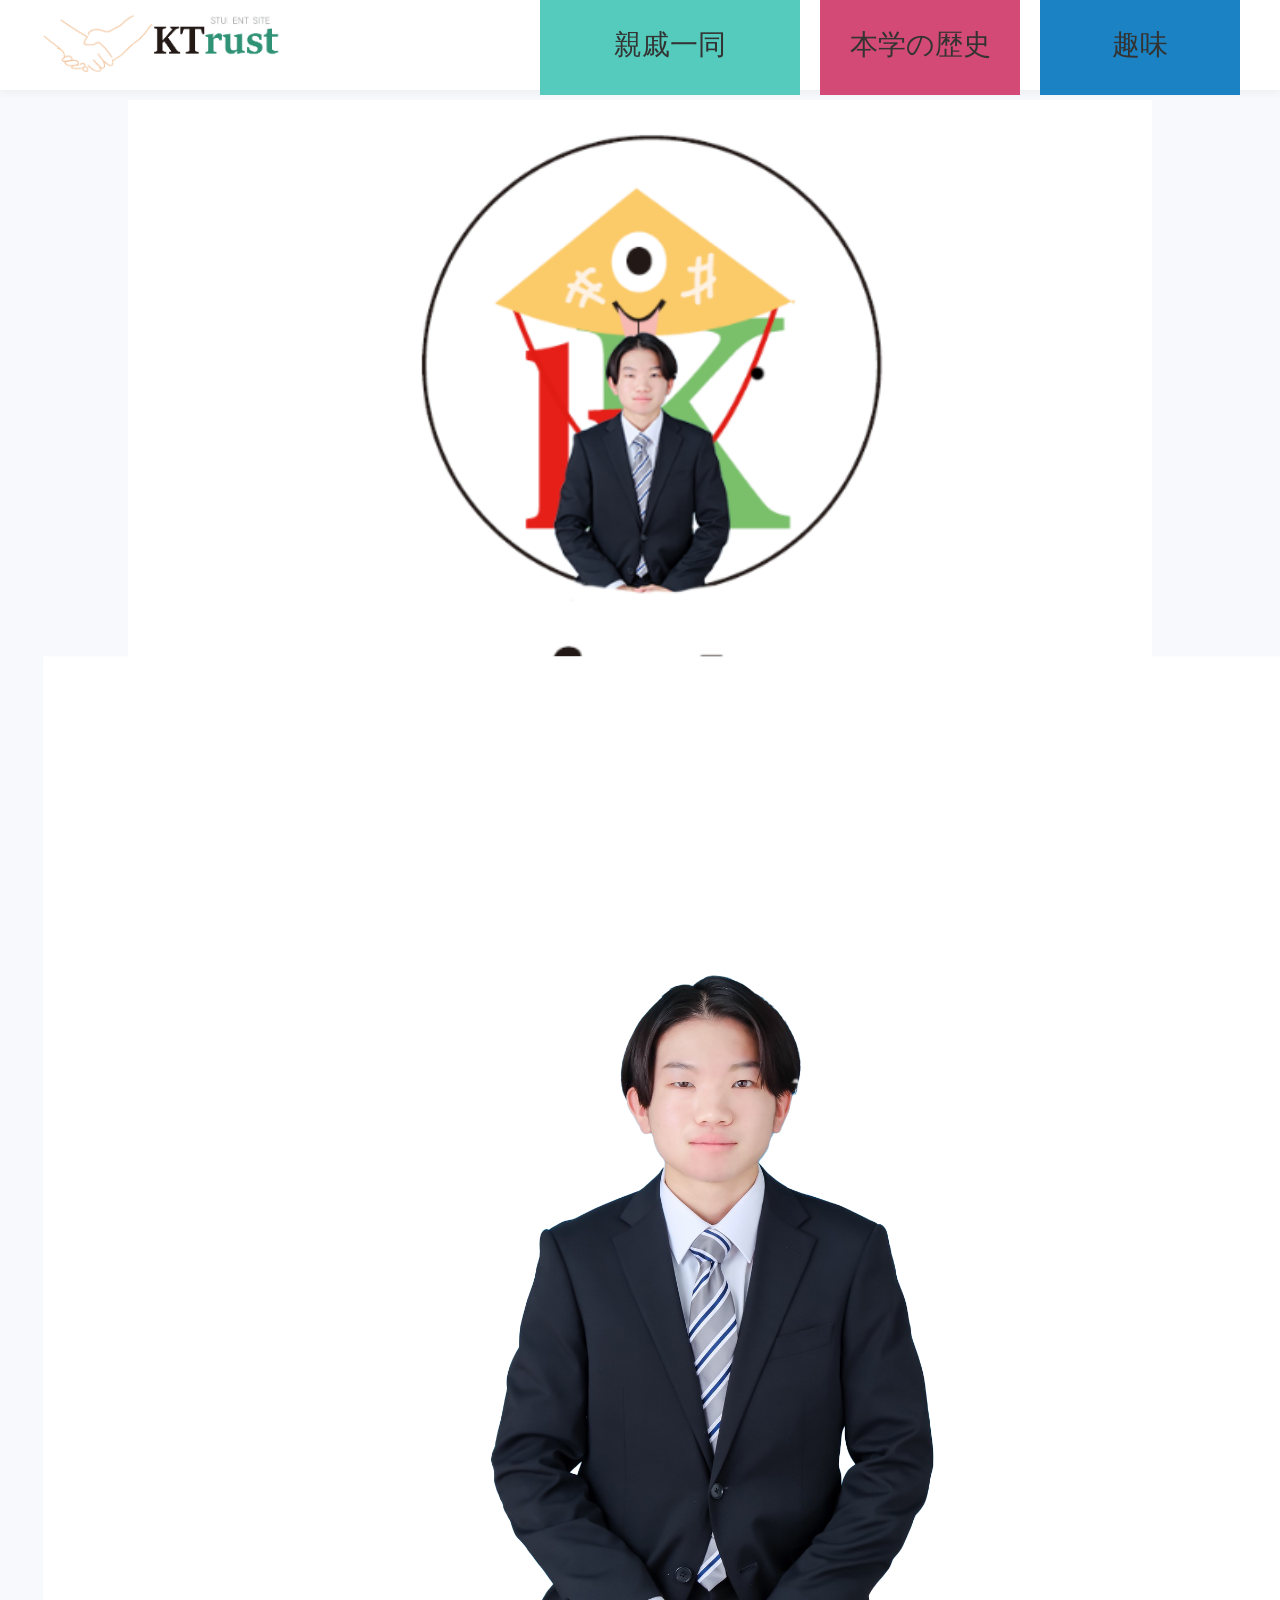
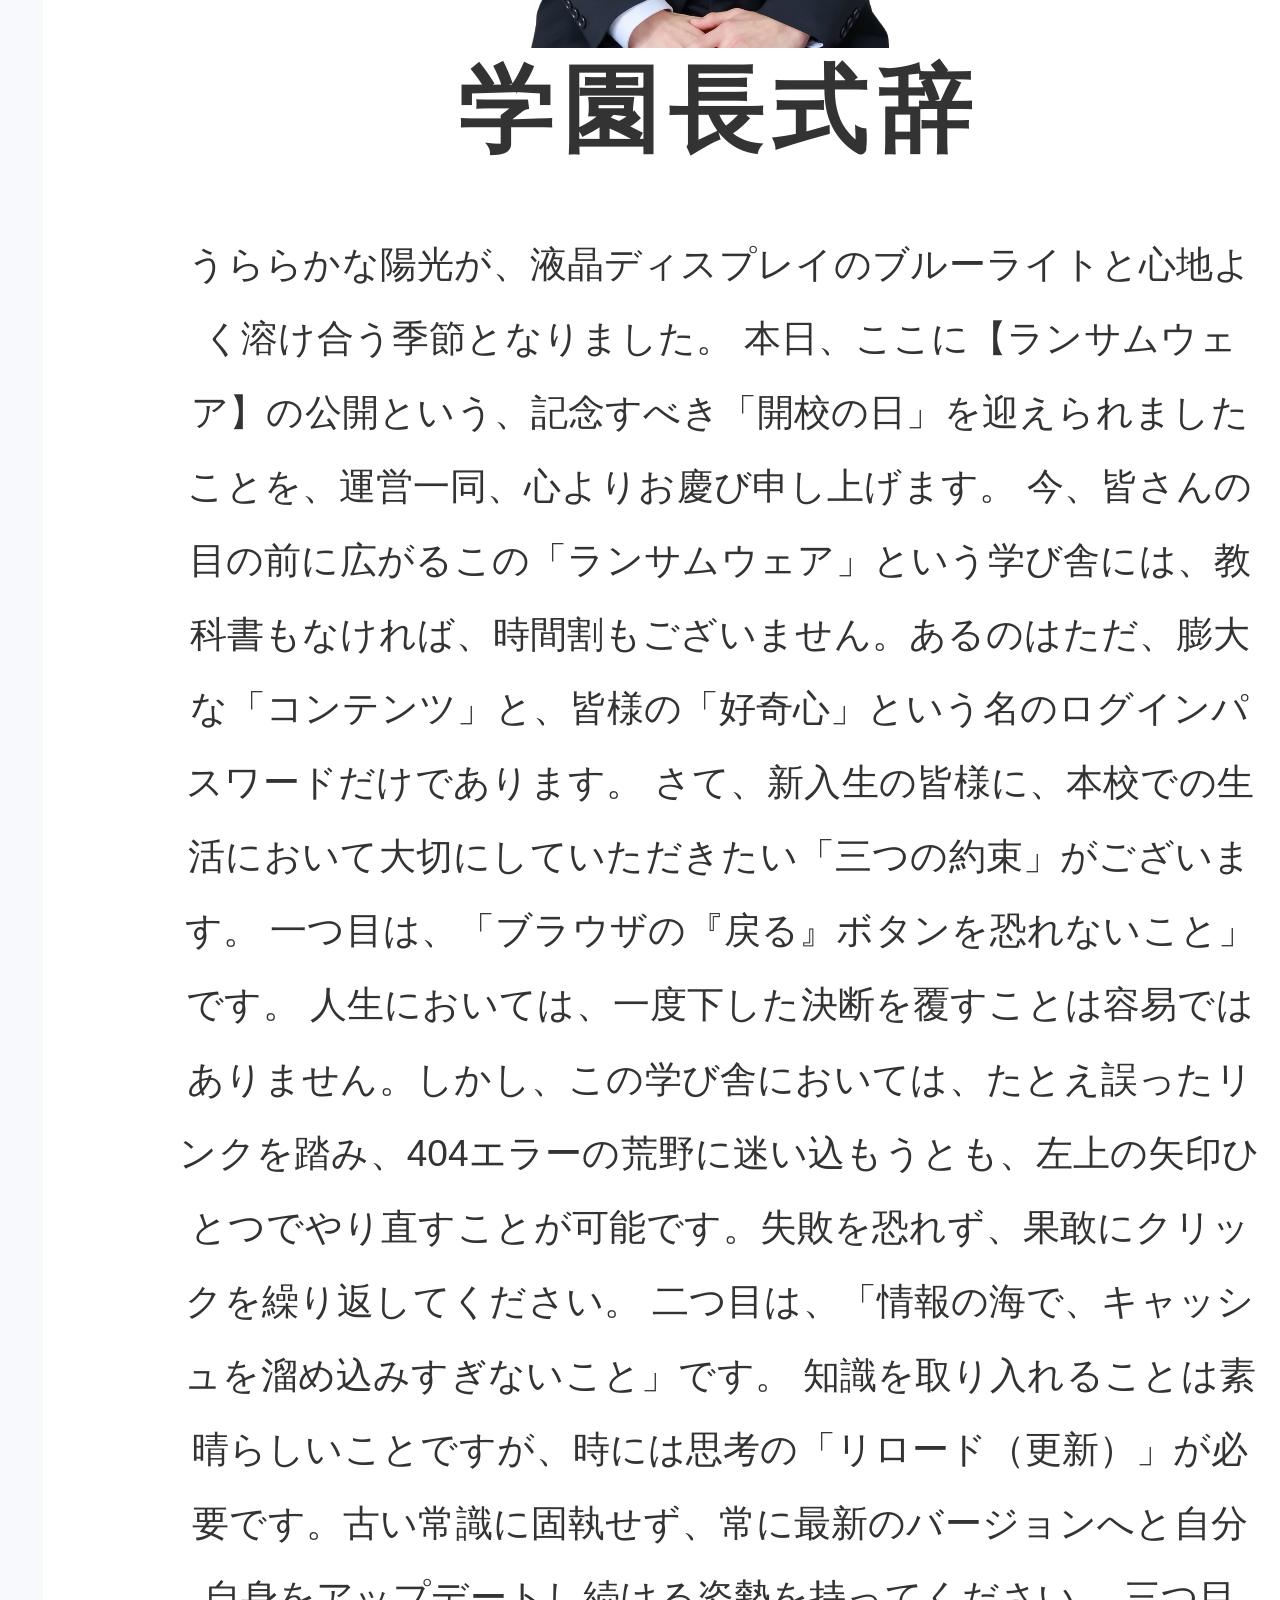
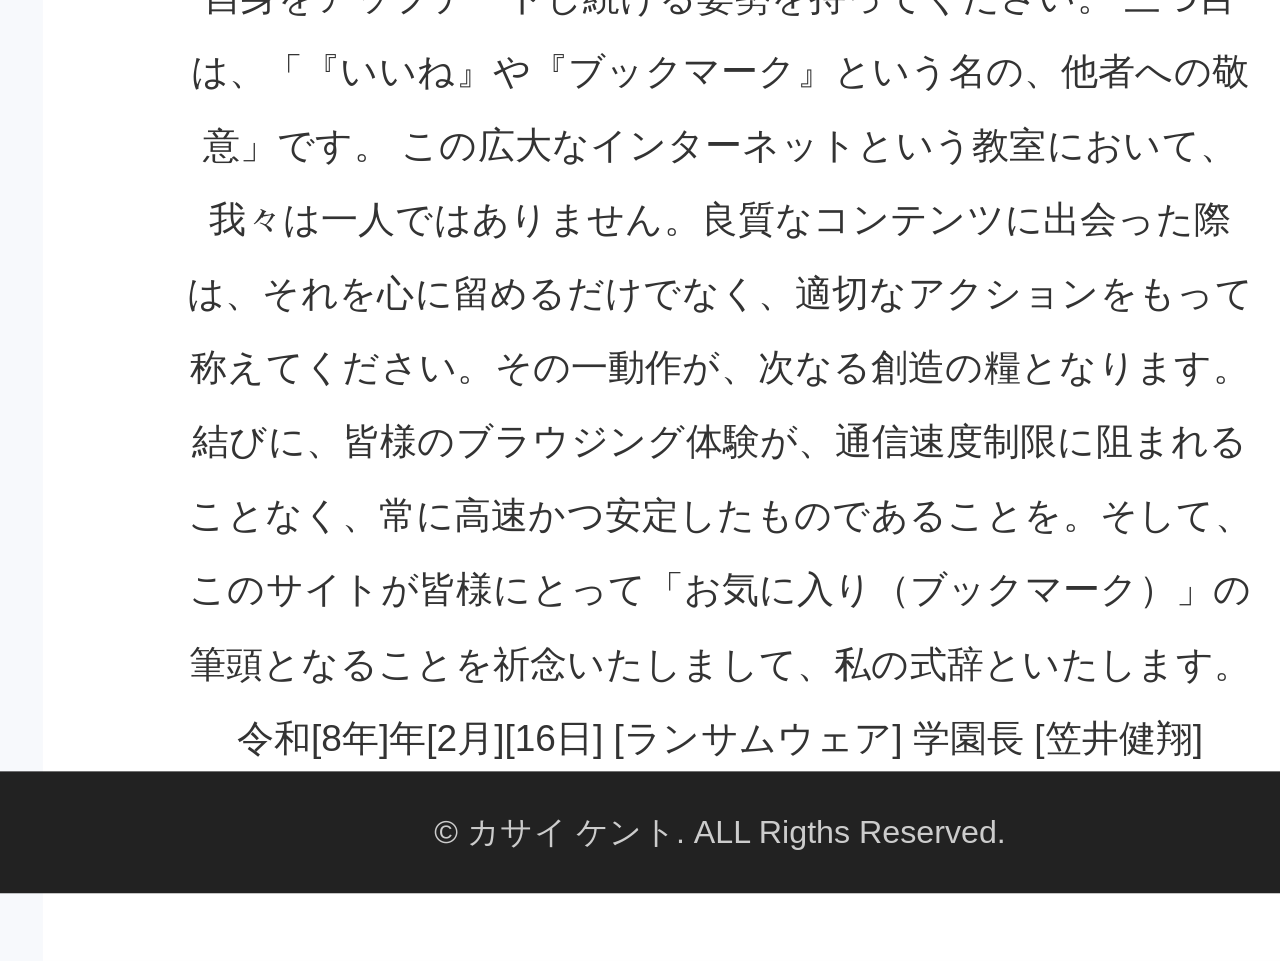
<file: index.html>
<!DOCTYPE html>
<html lang="ja">
    <head>
         <meta charset="UTF-8">
         <title>ランサムウェア</title>
         <link rel="stylesheet" href="bbbbbbbbbbb.css">
         <link rel="icon" href="./sennzaisyasinn3.png">
    </head>
<body>
<header class="header">
    <a href="index.html" class="logo-link">
    <img src="./KTreat2.png" alt="ロゴ" class="logo">
    </a>

    
    <div class="menu">
    <a href="shinseki.html" class="box large link-box">親戚一同</a>
    <a href="honngakurekisi.html" class="box small link-box">本学の歴史</a>
    <a href="syumi.html" class="box small link-box">趣味</a>
    </div>
</header>
<img src="./sennzaisyasinn2.png" alt="jeff" class="top-image">

<div class="main-area">
  

   
    <div class="text-balloon long scroll-up full-screen">  

    <section class="text-balloon long scroll-up">
        <img src="./S__33644548.png" alt="sennzaisyasinn" class="main-image">
        <h2 class="speech-title scroll-scroll-up">学園長式辞</h2>
        <P>うららかな陽光が、液晶ディスプレイのブルーライトと心地よく溶け合う季節となりました。
 本日、ここに【ランサムウェア】の公開という、記念すべき「開校の日」を迎えられましたことを、運営一同、心よりお慶び申し上げます。
  今、皆さんの目の前に広がるこの「ランサムウェア」という学び舎には、教科書もなければ、時間割もございません。あるのはただ、膨大な「コンテンツ」と、皆様の「好奇心」という名のログインパスワードだけであります。
 さて、新入生の皆様に、本校での生活において大切にしていただきたい「三つの約束」がございます。
 一つ目は、「ブラウザの『戻る』ボタンを恐れないこと」です。
 人生においては、一度下した決断を覆すことは容易ではありません。しかし、この学び舎においては、たとえ誤ったリンクを踏み、404エラーの荒野に迷い込もうとも、左上の矢印ひとつでやり直すことが可能です。失敗を恐れず、果敢にクリックを繰り返してください。
 二つ目は、「情報の海で、キャッシュを溜め込みすぎないこと」です。
 知識を取り入れることは素晴らしいことですが、時には思考の「リロード（更新）」が必要です。古い常識に固執せず、常に最新のバージョンへと自分自身をアップデートし続ける姿勢を持ってください。
 三つ目は、「『いいね』や『ブックマーク』という名の、他者への敬意」です。
 この広大なインターネットという教室において、我々は一人ではありません。良質なコンテンツに出会った際は、それを心に留めるだけでなく、適切なアクションをもって称えてください。その一動作が、次なる創造の糧となります。
 結びに、皆様のブラウジング体験が、通信速度制限に阻まれることなく、常に高速かつ安定したものであることを。そして、このサイトが皆様にとって「お気に入り（ブックマーク）」の筆頭となることを祈念いたしまして、私の式辞といたします。
令和[8年]年[2月][16日]
[ランサムウェア] 学園長  [笠井健翔]</P>
</section>


<footer class="footer">
  <p>© カサイ ケント. ALL Rigths Reserved.</p>
</footer>
<script src="ccccccccccccc.js"></script>
</body>
</html>
</file>
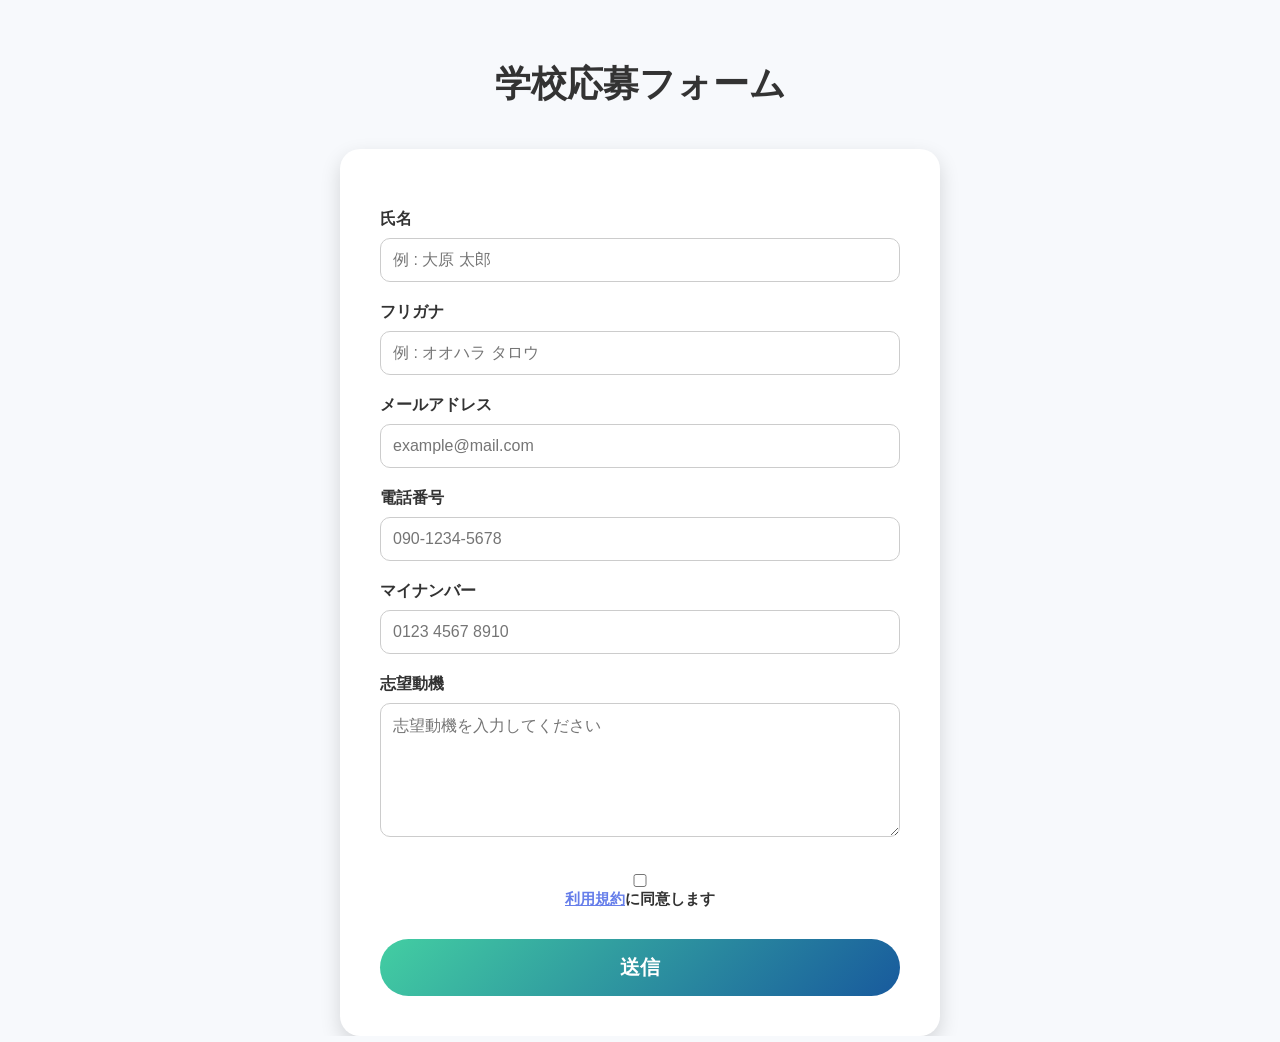
<file: entry.html>
<!DOCTYPE html>
<html lang="ja">
    <head>
        <meta charset="UTF-8">
        <title>学校応募フォーム</title>
        <link rel="stylesheet" href="dddddddddddddd.css">
        <link rel="stylesheet" href="bbbbbbbbbbb.css">
        </head>
        <body>
            <h1 class="form-title"> 学校応募フォーム </h1>

            <form class="entry-form" id="entryForm" action="thanks.html">
                <label>氏名</label>
                <input type="text" placeholder="例 : 大原 太郎">

                <label>フリガナ</label>
                <input type="text" placeholder="例 : オオハラ タロウ">

                <label>メールアドレス</label>
                <input type="email" placeholder="example@mail.com">

                <label>電話番号</label>
                <input type="tel" placeholder="090-1234-5678">

                <label>マイナンバー</label>
                <input type="number" placeholder="0123 4567 8910">

                <label>志望動機</label>
                <textarea rows="6" placeholder="志望動機を入力してください"></textarea>

                           <div class="terms-area">
                <label class="terms-check">
                    <input type="checkbox" id="agree">
                    <span>
                        <a href="#" id="openTerms">利用規約</a>に同意します
                    </span>
                </label>
            </div>

            <button type="submit" class="send-btn">送信</button>
        </form>

        <!-- 利用規約モーダル -->
        <div class="terms-modal" id="termsModal">
            <div class="terms-box">
                <h2>利用規約</h2>
                <div class="terms-text">
                    <p>本フォームにご入力いただいた個人情報は、</p>
                    <p>学校案内及び入学選考やSNSでの捨て垢作成に関する連絡の目的のみに使用します。</p>
                    <p>法令に基づく場合を除き、第三者に提供することはあり得ます</p>
                    <p>また、不正入力・いたずら応募・ネカマ・ゲイと判断した場合、</p>
                    <P>応募を無効にさせて頂く上、法的措置を取らさせていただく場合がございます。</P>
                </div>
                <button id="closeTerms" class="close-btn">同意して閉じる</button>
            </div>
        </div>

        <script src="ccccccccccccc.js"></script>
    </body>
</html>
</file>
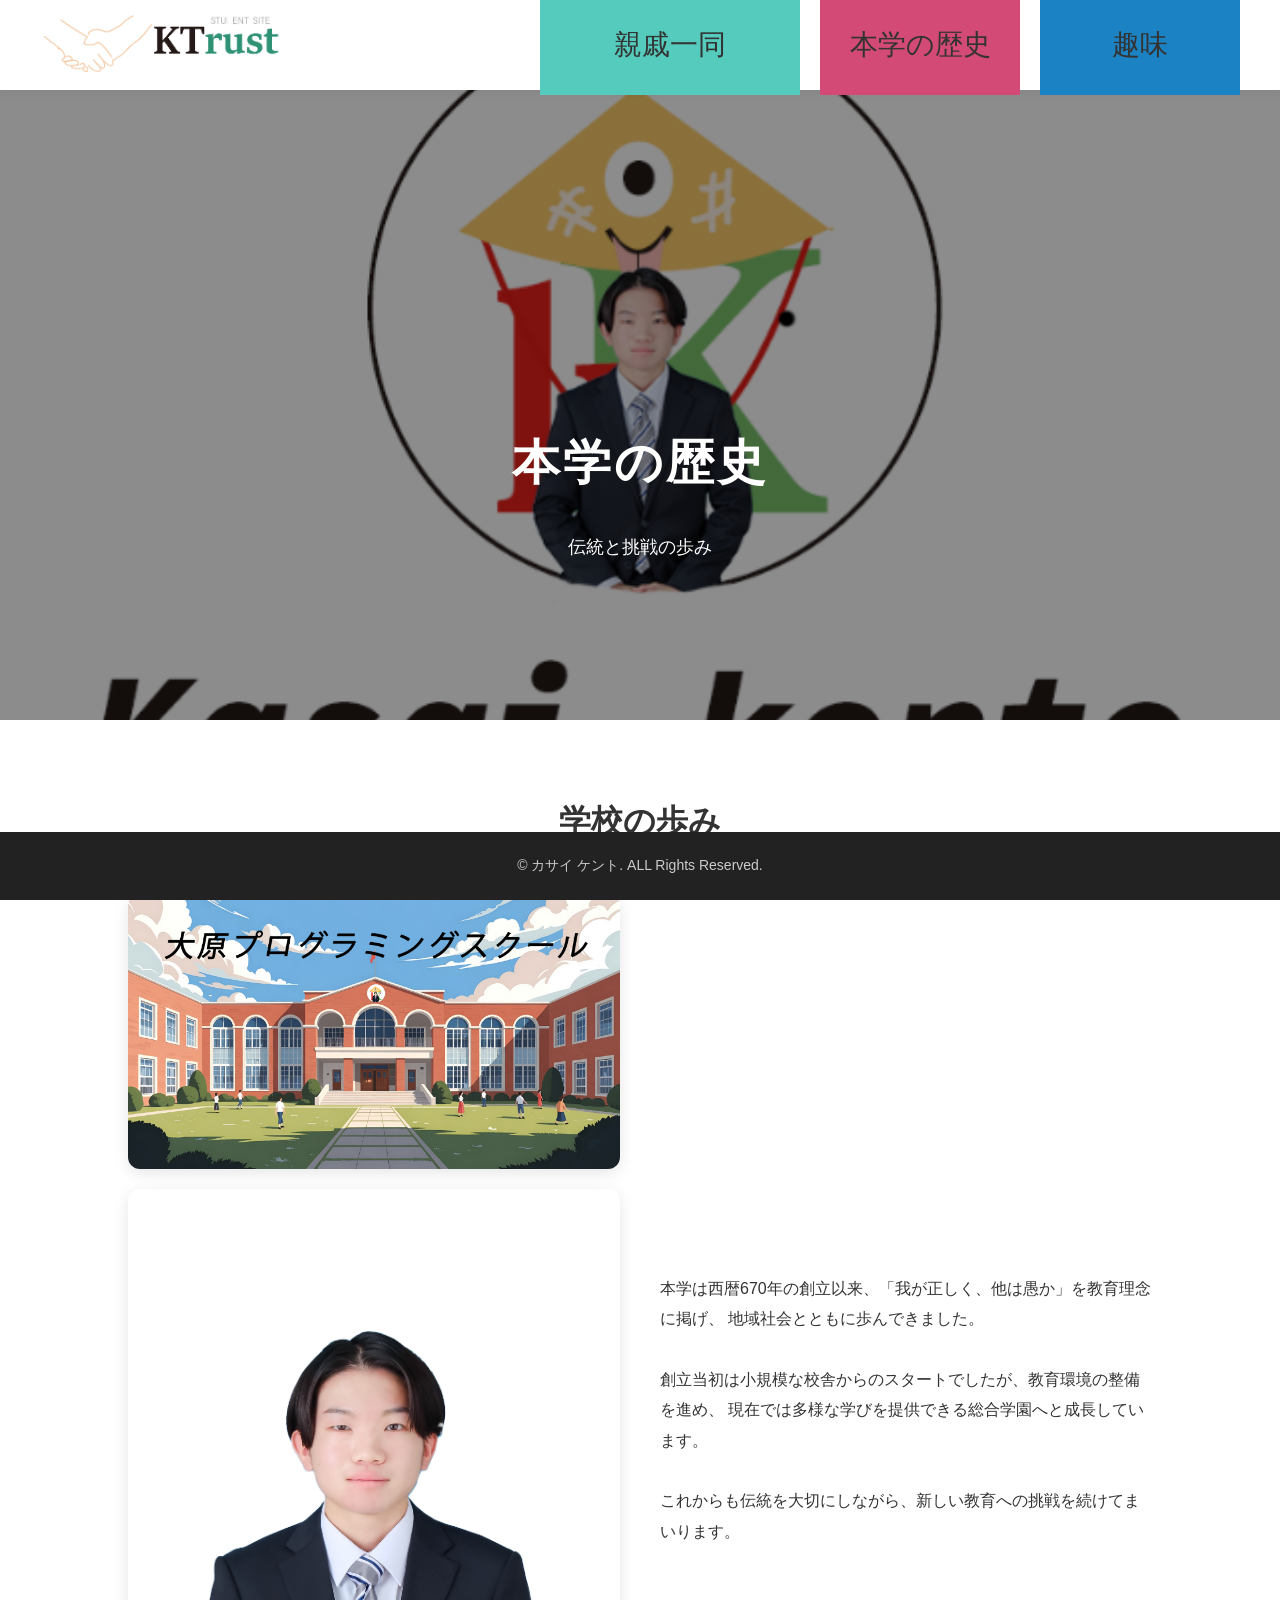
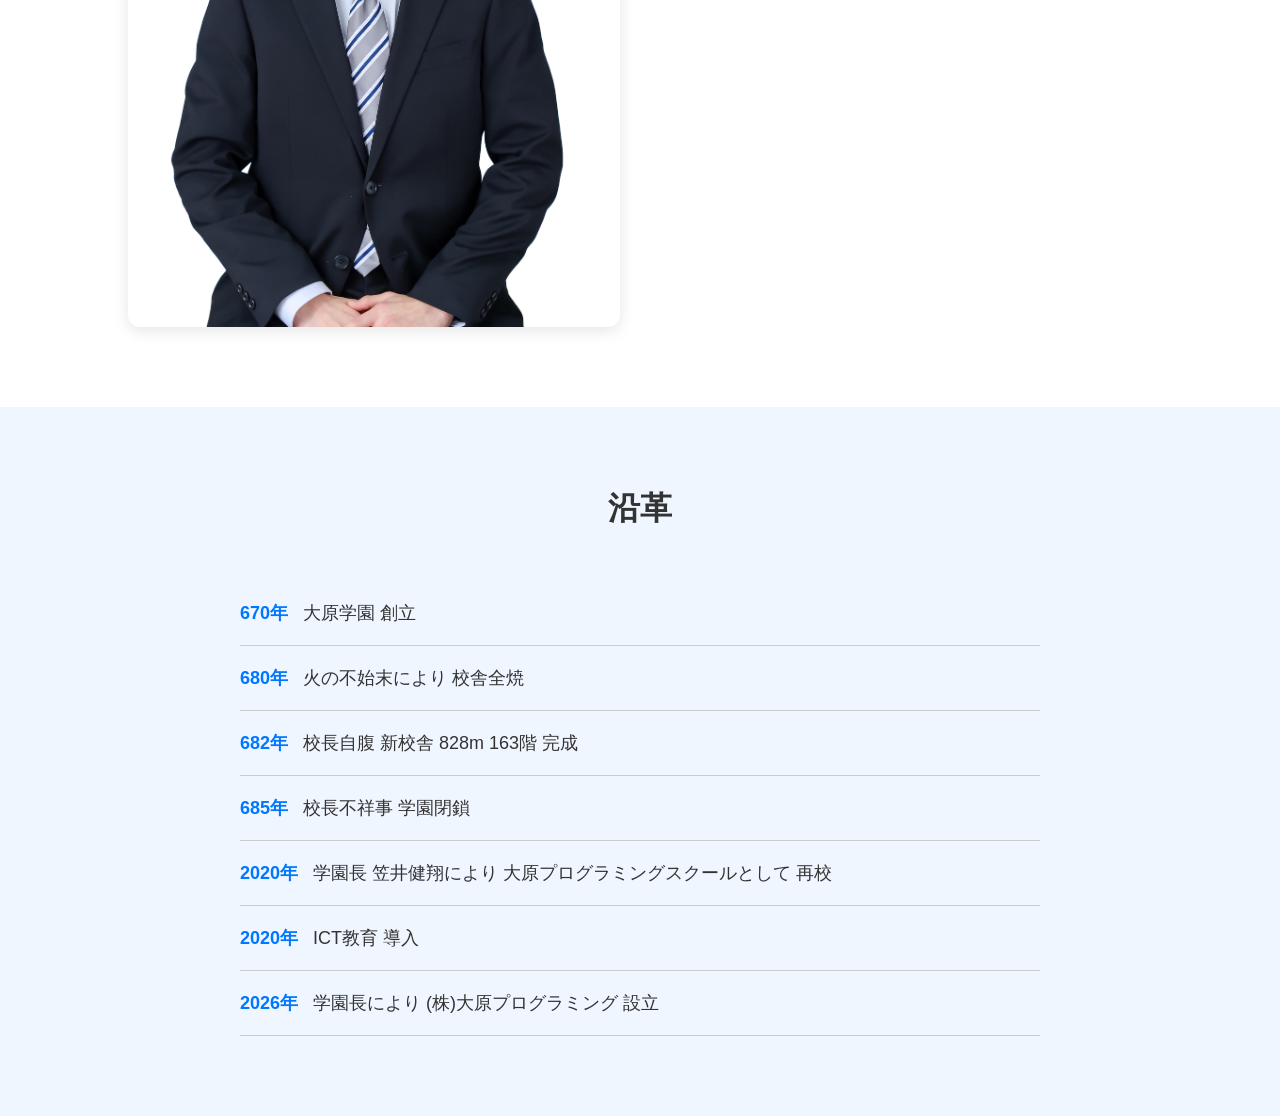
<file: honngakurekisi.html>
<!DOCTYPE html>
<html lang="ja">
<head>
    <meta charset="UTF-8">
    <title>本学の歴史</title>
    <meta name="viewport" content="width=device-width, initial-scale=1.0">
    <link rel="stylesheet" href="bbbbbbbbbbb.css">
</head>
<body>

<header class="header">
    <a href="index.html" class="logo-link">
        <img src="./KTreat2.png" alt="ロゴ" class="logo">
    </a>

   <div class="menu">
    <a href="shinseki.html" class="box large link-box">親戚一同</a>
    <a href="honngakurekisi.html" class="box small link-box">本学の歴史</a>
    <a href="syumi.html" class="box small link-box">趣味</a>
    </div>
</header>

<!-- メインビジュアル -->
<section class="hero">
    <div class="hero-text">
        <h1>本学の歴史</h1>
        <p>伝統と挑戦の歩み</p>
    </div>
</section>

<!-- 学校の歩み -->
<section class="history">
    <h2 class="section-title">学校の歩み</h2>

    <div class="history-wrap fade-in">
        <div class="history-images">
            <img src="./gakkou.png" alt="昔の校舎">
            <img src="./S__33644548.png" alt="昔の授業風景">
        </div>

        <div class="history-text">
            <p>
                本学は西暦670年の創立以来、「我が正しく、他は愚か」を教育理念に掲げ、
                地域社会とともに歩んできました。<br><br>
                創立当初は小規模な校舎からのスタートでしたが、教育環境の整備を進め、
                現在では多様な学びを提供できる総合学園へと成長しています。<br><br>
                これからも伝統を大切にしながら、新しい教育への挑戦を続けてまいります。
            </p>
        </div>
    </div>
</section>

<!-- 沿革 -->
<section class="timeline">
    <h2 class="section-title">沿革</h2>

    <ul class="timeline-list fade-in">
        <li><span>670年</span> 大原学園 創立</li>
        <li><span>680年</span> 火の不始末により  校舎全焼</li>
        <li><span>682年</span> 校長自腹 新校舎 828m 163階 完成</li>
        <li><span>685年</span> 校長不祥事 学園閉鎖</li>
        <li><span>2020年</span> 学園長 笠井健翔により 大原プログラミングスクールとして 再校 </li>
        <li><span>2020年</span> ICT教育 導入</li>
         <li><span>2026年</span> 学園長により (株)大原プログラミング 設立</li>
    </ul>
</section>

<footer class="footer">
    <p>© カサイ ケント. ALL Rights Reserved.</p>
</footer>

<script src="history.js"></script>
</body>
</html>
</file>
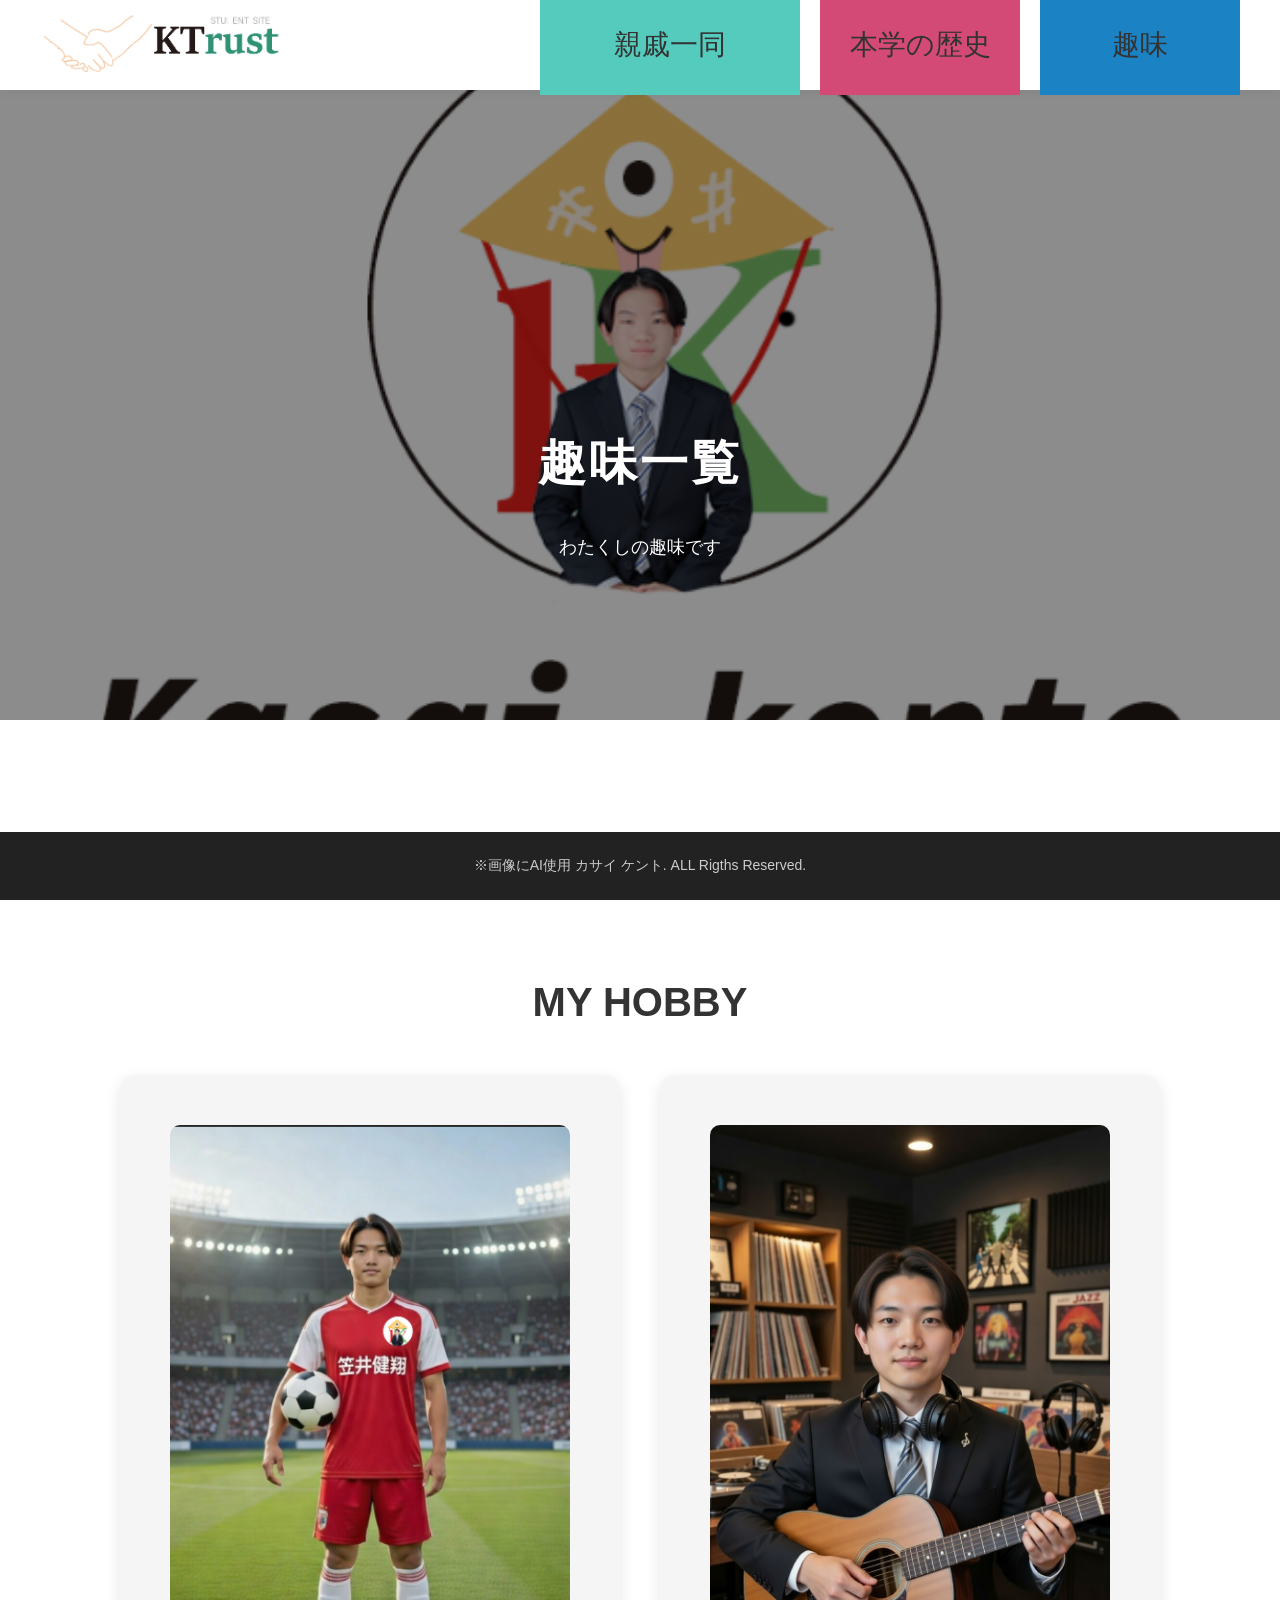
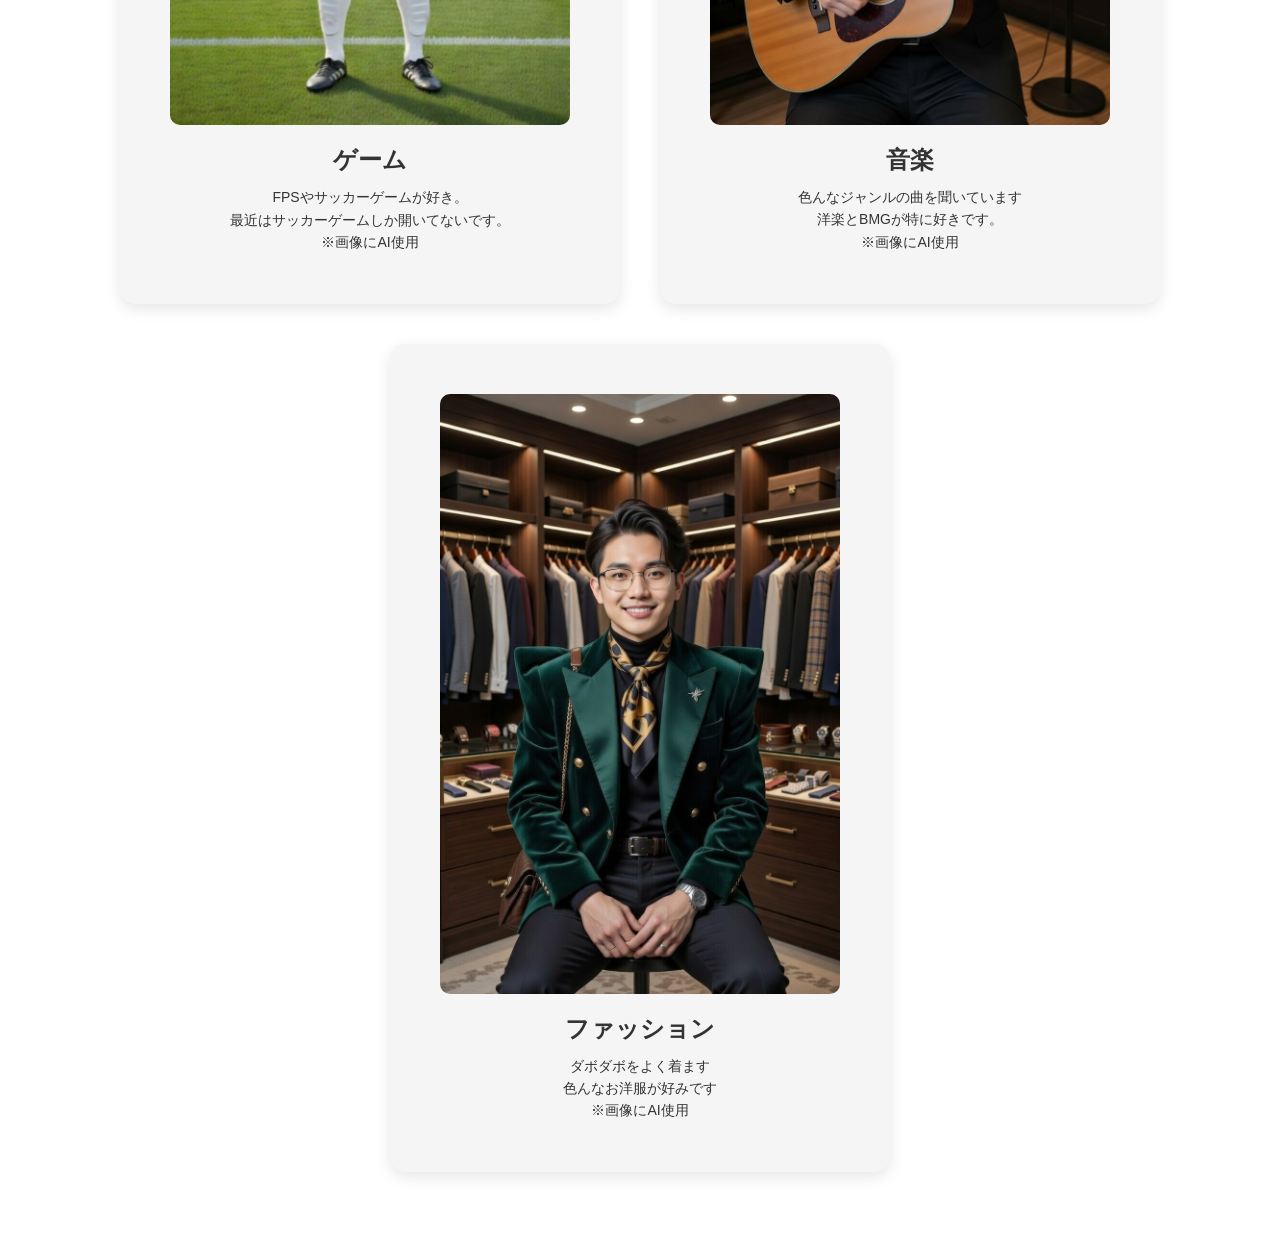
<file: syumi.html>
<!DOCTYPE html>
<html lang="ja">
    <head>
        <meta charset="UTF-8">
        <title>趣味</title>
        <link rel="stylesheet" href="bbbbbbbbbbb.css">
        </head>
<body>
<header class="header">
    <a href="index.html" class="logo-link">
    <img src="./KTreat2.png" alt="ロゴ" class="logo">
    </a>

    <div class="menu">
        <a href="shinseki.html" class="box large link-box">親戚一同</a>
        <a href="honngakurekisi.html" class="box small link-box">本学の歴史</a>
        <a href="syumi.html" class="box small link-box">趣味</a>
    </div>
</header>
<section class="hero">
    <div class="hero-text">
        <h1>趣味一覧</h1>
        <P>わたくしの趣味です</P>
    </div>
</section>

<section class="hobby-section">

  <h1 class="hobby-title">MY HOBBY</h1>

  <div class="hobby-container">

    <div class="hobby-card">
      <img src="./sakka-syuuseiba-jon.png" alt="ゲーム">
      <h2>ゲーム</h2>
      <p>
        FPSやサッカーゲームが好き。<br>
        最近はサッカーゲームしか開いてないです。<br>
        ※画像にAI使用
      </p>
    </div>

    <div class="hobby-card">
      <img src="./guitarkakaetahito.jpg" alt="音楽">
      <h2>音楽</h2>
      <p>
        色んなジャンルの曲を聞いています<br>
        洋楽とBMGが特に好きです。<br>
        ※画像にAI使用
      </p>
    </div>

    <div class="hobby-card">
      <img src="./fassyonnsukinahito.jpg" alt="ファッション">
      <h2>ファッション</h2>
      <p>
        ダボダボをよく着ます<br>
        色んなお洋服が好みです<br>
        ※画像にAI使用
      </p>
    </div>

  </div>

</section>

<footer class="footer">
    <p>※画像にAI使用 カサイ ケント. ALL Rigths Reserved.</p>
</footer>
</body>
</html>
</file>
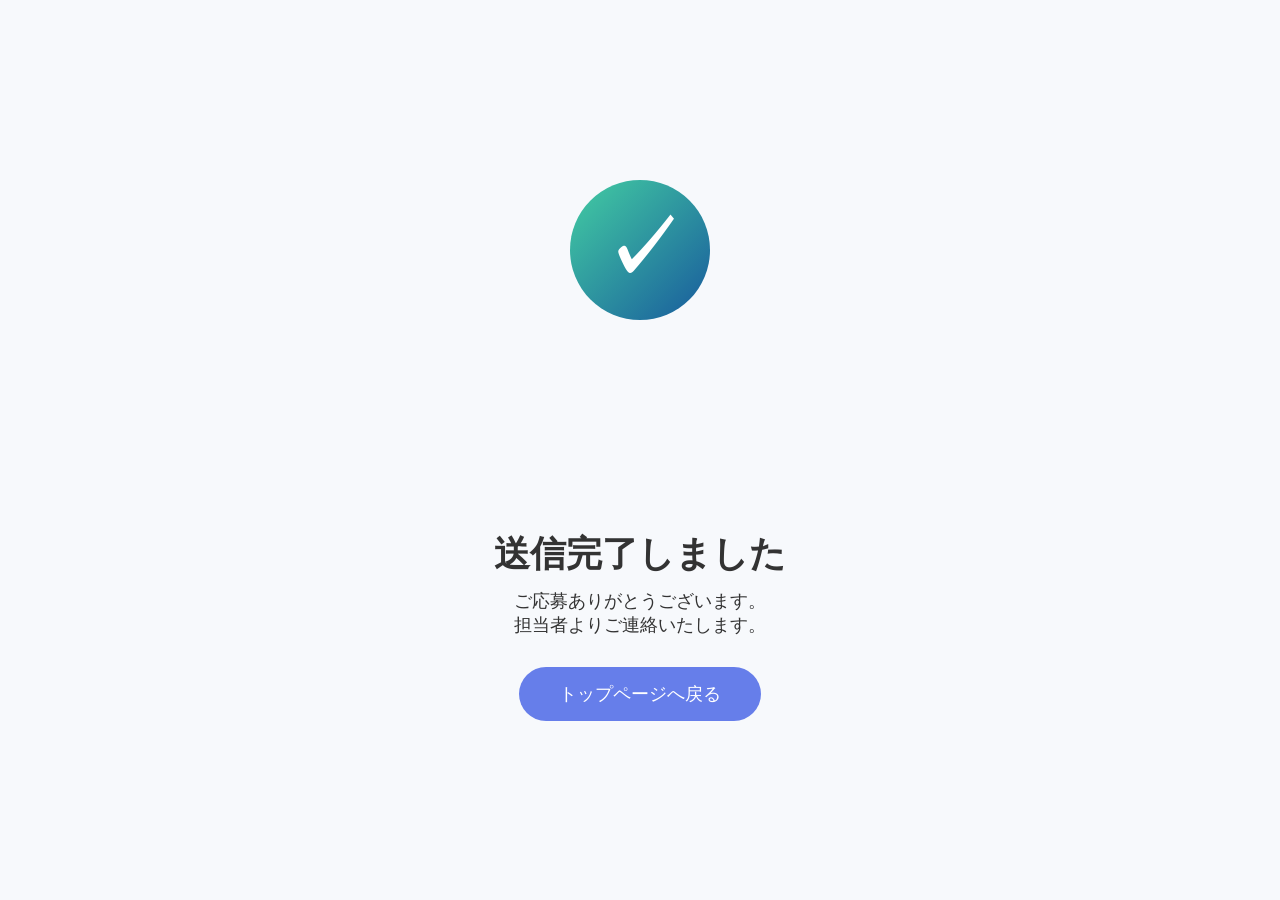
<file: thanks.html>
<!DOCTYPE html>
<html lang="ja">
<head>
  <meta charset="UTF-8">
  <title>送信完了</title>
  <link rel="stylesheet" href="bbbbbbbbbbb.css">
</head>
<body>

<div class="thanks-container">

  <div class="check-circle">
    ✓
  </div>

  <h1>送信完了しました</h1>
  <p>ご応募ありがとうございます。<br>担当者よりご連絡いたします。</p>

  <a href="shinseki.html" class="back-btn">トップページへ戻る</a>

</div>

</body>
</html>
</file>
<file: bbbbbbbbbbb.css>
.header {
    position: fixed;
    top: 0;
    left: 0;
    width: 100%;
    height: 150px;
    display: flex;
    align-items: center;
    padding: 0 20px;
    background: white;
    z-index: 1000;
    box-sizing: border-box;
}

.logo {
    height: 120px;
}

.menu {
    margin-left: auto;
    display: flex;
}

.box {
    display: flex;
    align-items: center;
    justify-content: center;
    text-align: center;
    font-size: 28px;
    height: 100px;
}

.large {
    width: 260px;
    background-color: rgb(84, 203, 188);
}

.small {
    width: 200px;
}

.menu .small:nth-child(2) {
    background-color: rgb(211, 74, 118);
}

.menu .small:nth-child(3) {
    background-color: rgb(27, 131, 196);
}

.top-image {
    display: block;
    margin: 150px auto 0;
    margin-top: 100px;
    width: 80%;
}

.footer {
    position: fixed;
    bottom: 0;
    left: 0;
    width: 100%;
    background: #111;
    color: #fff;
    text-align: center;
    padding: 10px 0;
}

.profile {
    display:  flex;
    align-items: center;
    gap: 50px;
    margin: 180px auto 120px;
    /* max-width: 1200px; */
    justify-content: flex-start;
}

.profile-img {
    width: 900px;
}

.profile-text {
    width:400px;
    height: 400px;
    background: #6c63ff;
    color: white;
    border-radius: 50%;
    display: flex;
    align-items: center;
    justify-content: center;
    text-align: center;
    font-size: 28px;
    padding: 30px;
    box-sizing: border-box;
}

.body {
    padding-top: 150px;
    margin: 0;
}

.main-area {
    display: flex;
    align-items: center;
    justify-content: flex-start;
    gap: 60px;
    margin: 180px 80px 120px;
    width: 100%;
}

.main-image {
    width: 420px;
    border-radius: 25px;
}



.text-balloon.long {
    min-height: 100vh;
    width: 100%;
    display: flex;
    flex-direction: column;
    justify-content: center;
    align-items: center;
    padding: 120px 10% 140px;
    box-sizing: border-box;
}


.text-balloon.long h2 {
  font-size: 72px;
  margin-bottom: 40px;
}

.text-balloon.long p {
  font-size: 28px;
  line-height: 2;
  text-align: center;
}

.speech-title {
    font-size: 36px;
    text-align: center;
    margin-bottom: 20px;
}

.scroll-animate {
    opacity: 0;
    transform: translateY(40px) scall(0.9);
    transition: all 0.8s ease;
}

.scroll-animate.active {
    opacity: 1;
    transform: translateY(0) scall(1.15);
}

.speech-title {
    font-size: 40px;
    text-align: center;
    letter-spacing: 0.1em;
}

.scroll-up {
  opacity: 0;
  transform: translateY(120px) scale(0.7);
  transition: all 0.8s cubic-bezier(.19,1,.22,1);
}

.scroll-up.active {
  opacity: 1;
  transform: translateY(0) scale(1.15);
}

.full-screen {
    min-height: 100vh;
    width: 100vw;
    margin: 0;
    padding: 80px 10%;
    box-sizing: border-box;

}

h1 {
    font-size: 120px;
    text-align: center;
    margin: 180px 0 40px 0;

}

.cloud {
    position: relative;
    background:#6c63ff;
    color: white;

    width: 800px;
    padding: 50px 70px;

    border-radius: 80px;
    font-size: 34px;
    line-height: 1.8;
}

.cloud::before,
.cloud::after {
    content: "";
    position: absolute;
    background: #6c63ff;
    border-radius: 50%;
}

.cloud::before {
    width: 45px;
    height: 45px;
    left: -45px;
    bottom: 60px;
}

.cloud::after {
    width: 25px;
    height: 25px;
    left: -65px;
    bottom: 40px;
}
.profile.reverse {
    flex-direction: row-reverse;
}


.cloud.left::before,
.cloud.left::after,
.cloud.right::before,
.cloud.right::after {
    content: "";
    position: absolute;
    background: #6c63ff;
    border-radius: 50%;
}
.cloud.right::before {
    width: 45px;
    height: 45px;
    left: -45px;
    bottom: 60px;
}

.cloud.left::after {
    width: 25px;
    height: 25px;
    left: -65px;
    bottom: 40px;
}

.cloud.right::before {
    width: 45px;
    height: 45px;
    right: -45px;
    left: auto;
    bottom: 60px;
    background: #6c63ff;
    border-radius: 50%;
}

.cloud.right::after {
    width: 25px;
    height: 25px;
    right: -65px;
    left: auto;
    bottom: 40px;
    background: #6c63ff;
    border-radius: 50%;
}


.profile.right-layout {
    justify-content: flex-end;
    gap: 50px;
}
    

.profile.right-layout .profile-img {
    margin-left: 0;
}

.entry-area {
    text-align: center;
    margin: 80px 0;
}

.entry-btn {
    display: inline-block;
    padding: 18px 50px;
    background: linear-gradient(135deg, #667eea, #764ba2);
    color: white;
    font-size: 22px;
    font-weight: bold;
    border-radius: 50px;
    text-decoration: none;
    transition: 0.3s;
    box-shadow: 0 6px 15px rgba(0,0,0,0.2);
}

.entry-btn:hover {
    transform: translateY(-5px);
    box-shadow:  0 10px 25px rgba(0,0,0,0.3);
    opacity: 0.9;
}

.thanks-container {
  min-height: 100vh;
  display: flex;
  flex-direction: column;
  justify-content: center;
  align-items: center;
  text-align: center;
}

.check-circle {
  width: 140px;
  height: 140px;
  border-radius: 50%;
  background: linear-gradient(135deg,#43cea2,#185a9d);
  color: white;
  font-size: 80px;
  font-weight: bold;
  display: flex;
  justify-content: center;
  align-items: center;
  margin-bottom: 30px;
  animation: pop 0.6s ease;
}

@keyframes pop {
  0% {
    transform: scale(0);
    opacity: 0;
  }
  70% {
    transform: scale(1.2);
  }
  100% {
    transform: scale(1);
    opacity: 1;
  }
}

.thanks-container h1 {
  font-size: 36px;
  margin-bottom: 10px;
}

.thanks-container p {
  font-size: 18px;
  margin-bottom: 30px;
}

.back-btn {
  padding: 15px 40px;
  background: #667eea;
  color: white;
  border-radius: 50px;
  text-decoration: none;
  font-size: 18px;
  transition: 0.3s;
}

.back-btn:hover {
  opacity: 0.85;
  transform: translateY(-3px);
}

* {
    margin: 0;
    padding: 0;
    box-sizing: border-box;
}

body {
    font-family: "Yu Gothic", sans-serif;
    color: #333;
    background: #f7f9fc;
}

/* ヘッダー */
.header {
    position: fixed;
    top: 0;
    left: 0;
    width: 100%;
    height: 90px;
    background: #fff;
    display: flex;
    align-items: center;
    justify-content: space-between;
    padding: 0 40px;
    box-shadow: 0 2px 10px rgba(0,0,0,0.05);
    z-index: 1000;
}

.logo {
    height: 60px;
}

.menu a {
    margin-left: 20px;
    text-decoration: none;
    color: #333;
    font-weight: 500;
    transition: 0.3s;
}

.menu a:hover,
.menu .active {
    color: #0077ff;
}

/* メインビジュアル */
.hero {
    height: 70vh;
    background: linear-gradient(rgba(0,0,0,.45), rgba(0,0,0,.45)),
    url("./sennzaisyasinn2.png") center/cover no-repeat;
    display: flex;
    justify-content: center;
    align-items: center;
    margin-top: 90px;
}

.hero-text {
    text-align: center;
    color: #fff;
}

.hero-text h1 {
    font-size: 48px;
    letter-spacing: 3px;
}

.hero-text p {
    font-size: 18px;
    margin-top: 15px;
}

/* セクション */
section {
    padding: 80px 10%;
    background: #fff;
}

.section-title {
    text-align: center;
    font-size: 32px;
    margin-bottom: 50px;
}

.history-wrap {
    display: flex;
    gap: 40px;
    align-items: center;
    flex-wrap: wrap;
}

.history-images {
    flex: 1;
    display: flex;
    flex-direction: column;
    gap: 20px;
}

.history-images img {
    width: 100%;
    border-radius: 12px;
    box-shadow: 0 4px 15px rgba(0,0,0,.1);
}

.history-text {
    flex: 1;
    font-size: 16px;
    line-height: 1.9;
}

/* 年表 */
.timeline {
    background: #f0f6ff;
}

.timeline-list {
    max-width: 800px;
    margin: auto;
    list-style: none;
}

.timeline-list li {
    padding: 20px 0;
    font-size: 18px;
    border-bottom: 1px solid #ccc;
}

.timeline-list span {
    color: #0077ff;
    font-weight: bold;
    margin-right: 10px;
}

/* フッター */
.footer {
    background: #222;
    color: #ccc;
    text-align: center;
    padding: 25px 0;
    font-size: 14px;
}

/* アニメーション */
.fade-in {
    opacity: 0;
    transform: translateY(40px);
    transition: 0.8s;
}

.fade-in.show {
    opacity: 1;
    transform: translateY(0);
}

@media (max-width: 768px) {
    .hero-text h1 { font-size: 32px; }
    .history-wrap { flex-direction: column; }
}

/* ===== 趣味ページ ===== */

.hobby-section {
    padding: 80px 20px;
    text-align: center;
}

.hobby-title {
    font-size: 40px;
    margin-bottom: 50px;
}

.hobby-container {
    display: flex;
    justify-content: center;
    gap: 40px;
    flex-wrap: wrap;
}

.hobby-card {
    width: 500px;
    padding: 50px;
    background: #f5f5f5;
    border-radius: 15px;
    box-shadow: 0 5px 15px rgba(0,0,0,0.1);
    transition: 0.3s;
}

.hobby-card:hover {
    transform: translateY(-10px);
}

.hobby-card img {
    width: 100%;
    border-radius: 10px;
    margin-bottom: 15px;
}

.hobby-card h2 {
    margin-bottom: 10px;
}

.hobby-card p {
    font-size: 14px;
    line-height: 1.6;
}

/* スマホ対応 */
@media (max-width: 768px) {
    .hobby-container {
        flex-direction: column;
        align-items: center;
    }
}

body {
  margin: 0;
  overflow-x: hidden;
}
</file>
<file: dddddddddddddd.css>
.form-title {
    text-align: center;
    margin:  60px 0 40px;
    font-size: 36px;
}

.entry-form {
    width: 90%;
    max-width: 600px;
    margin: auto;
    background: white;
    padding: 40px;
    border-radius: 20px;
    box-shadow: 0 8px 20px rgba(0,0,0,0.15);
}

.entry-form label {
    display: block;
    margin-top: 20px;
    font-weight: bold;
}

.entry-form input,
.entry-form textarea {
    width: 100%;
    padding: 12px;
    margin-top: 8px;
    border-radius: 10px;
    border: 1px solid #ccc;
    font-size: 16px;
}

.send-btn {
    margin-top: 30px;
    width: 100%;
    padding: 15px;
    font-size: 20px;
    font-weight: bold;
    background: linear-gradient(135deg,#43cea2,#185a9d);
    color: white;
    border: none;
    border-radius: 50px;
    cursor: pointer;
    transition: 0.3s;
}

.send-btn:hover {
    opacity: 0.85;
    transform: translateY(-3px);
}

.terms-area {
    margin-top: 25px;
    text-align: center;
}

.terms-check {
    font-size: 15px;
    cursor: pointer;
}

.terms-check a {
    color: #667eea;
    font-weight: bold;
    text-decoration: underline;
}

.terms-modal {
    position: fixed;
    top: 0;
    left: 0;
    width: 100%;
    height: 100%;
    background: rgba(0,0,0,0.6);
    display: none;
    justify-content: center;
    align-items: center;
    z-index: 9999;
}

.terms-box {
    background: white;
    width: 90%;
    max-width: 500px;
    padding: 30px;
    border-radius: 20px;
    text-align: center;
}

.terms-text {
    margin: 20px 0;
    font-size: 14px;
    line-height: 1.8;
}

.close-btn {
    padding: 10px 30px;
    border: none;
    background: #667eea;
    color: white;
    border-radius: 20px;
    cursor: pointer;
}

/* モーダル背景 */
.terms-modal {
  position: fixed;
  top: 0;
  left: 0;
  width: 100%;
  height: 100%;
  background: rgba(0,0,0,0.6);
  display: flex;
  justify-content: center;
  align-items: flex-end;
  opacity: 0;
  pointer-events: none;
  transition: 0.4s;
  z-index: 9999;
}

/* 表示状態 */
.terms-modal.active {
  opacity: 1;
  pointer-events: auto;
}

/* モーダル本体 */
.terms-box {
  background: white;
  width: 100%;
  max-width: 600px;
  border-radius: 25px 25px 0 0;
  padding: 30px;
  transform: translateY(100%);
  transition: 0.4s ease;
}

/* 表示時スライド */
.terms-modal.active .terms-box {
  transform: translateY(0);
}
.terms-modal {
  position: fixed;
  top: 0;
  left: 0;
  width: 100%;
  height: 100%;
  background: rgba(0,0,0,0.6);
  display: flex;
  justify-content: center;
  align-items: flex-end;
  opacity: 0;
  pointer-events: none;
  transition: 0.4s;
  z-index: 9999;
}

.terms-modal.active {
  opacity: 1;
  pointer-events: auto;
}

.terms-box {
  background: white;
  width: 100%;
  max-width: 600px;
  padding: 30px;
  border-radius: 25px 25px 0 0;
  transform: translateY(100%);
  transition: 0.4s ease;
}

.terms-modal.active .terms-box {
  transform: translateY(0);
}
</file>
